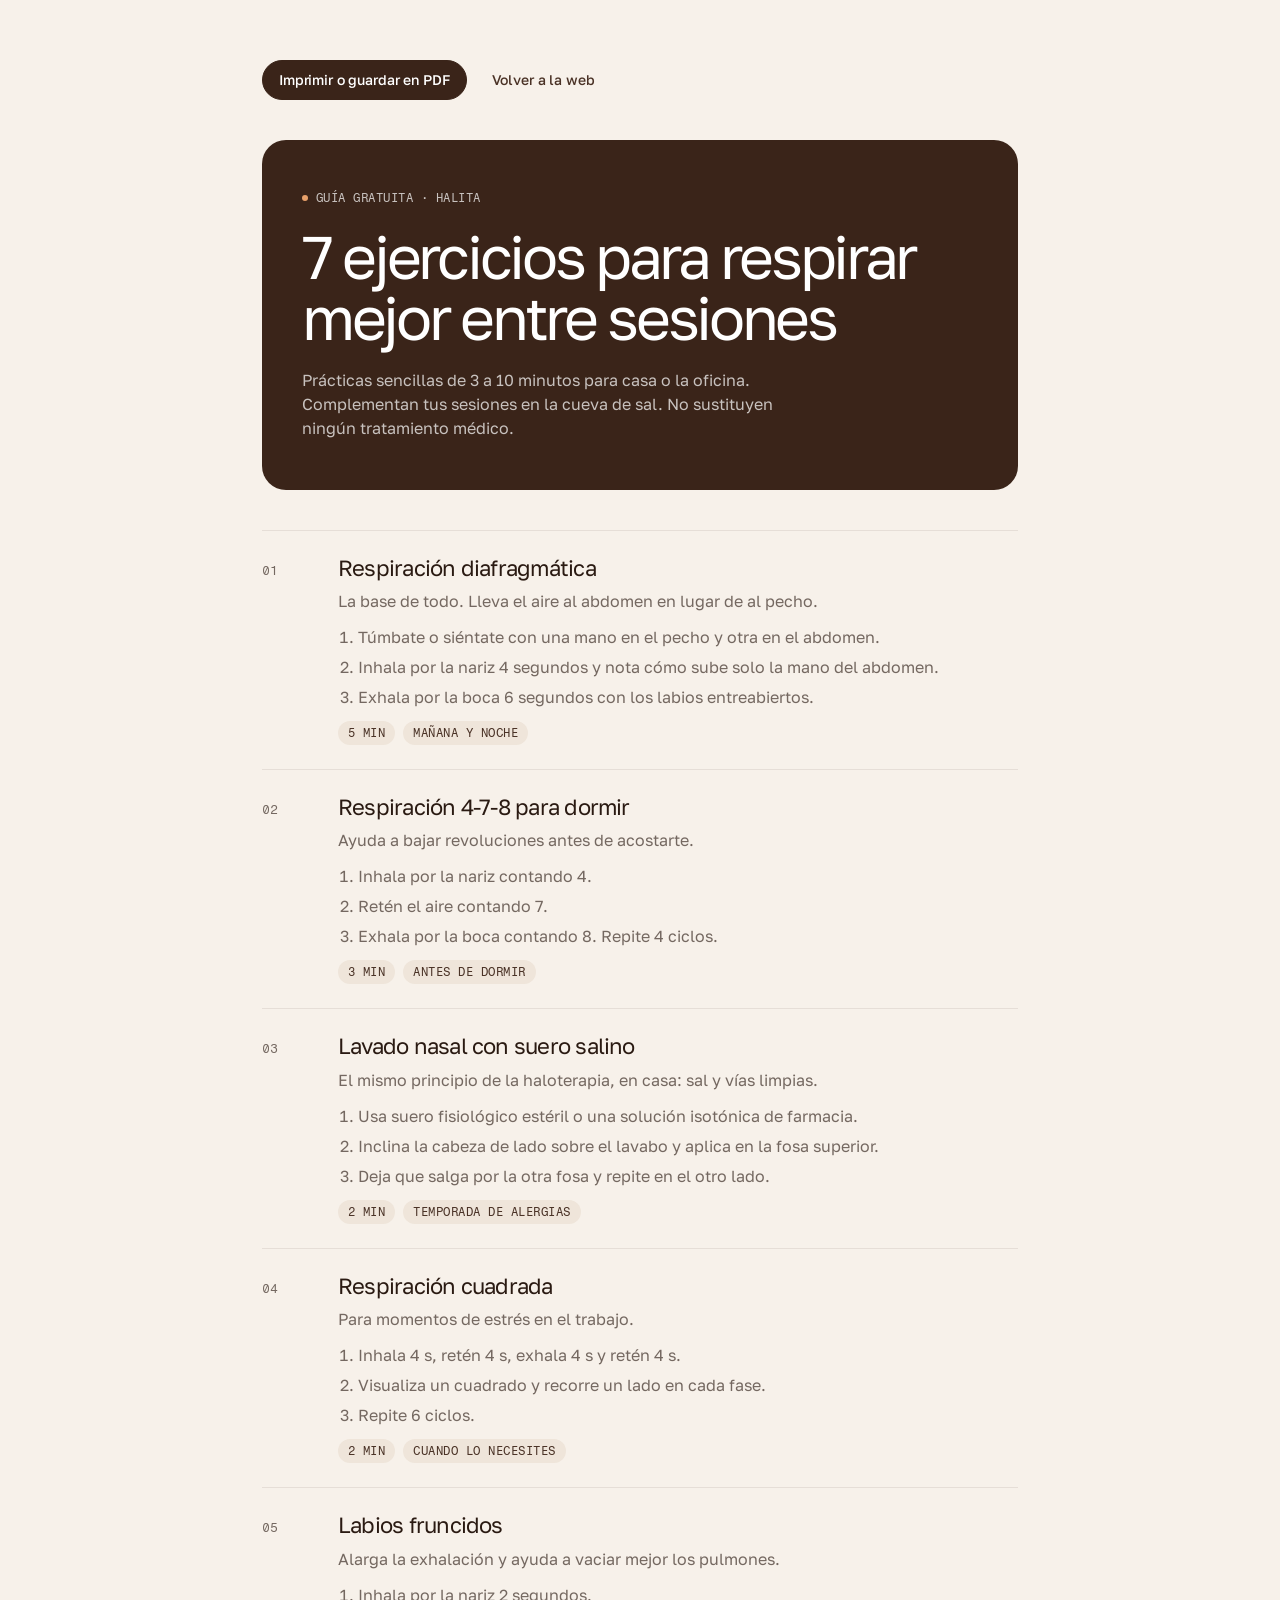
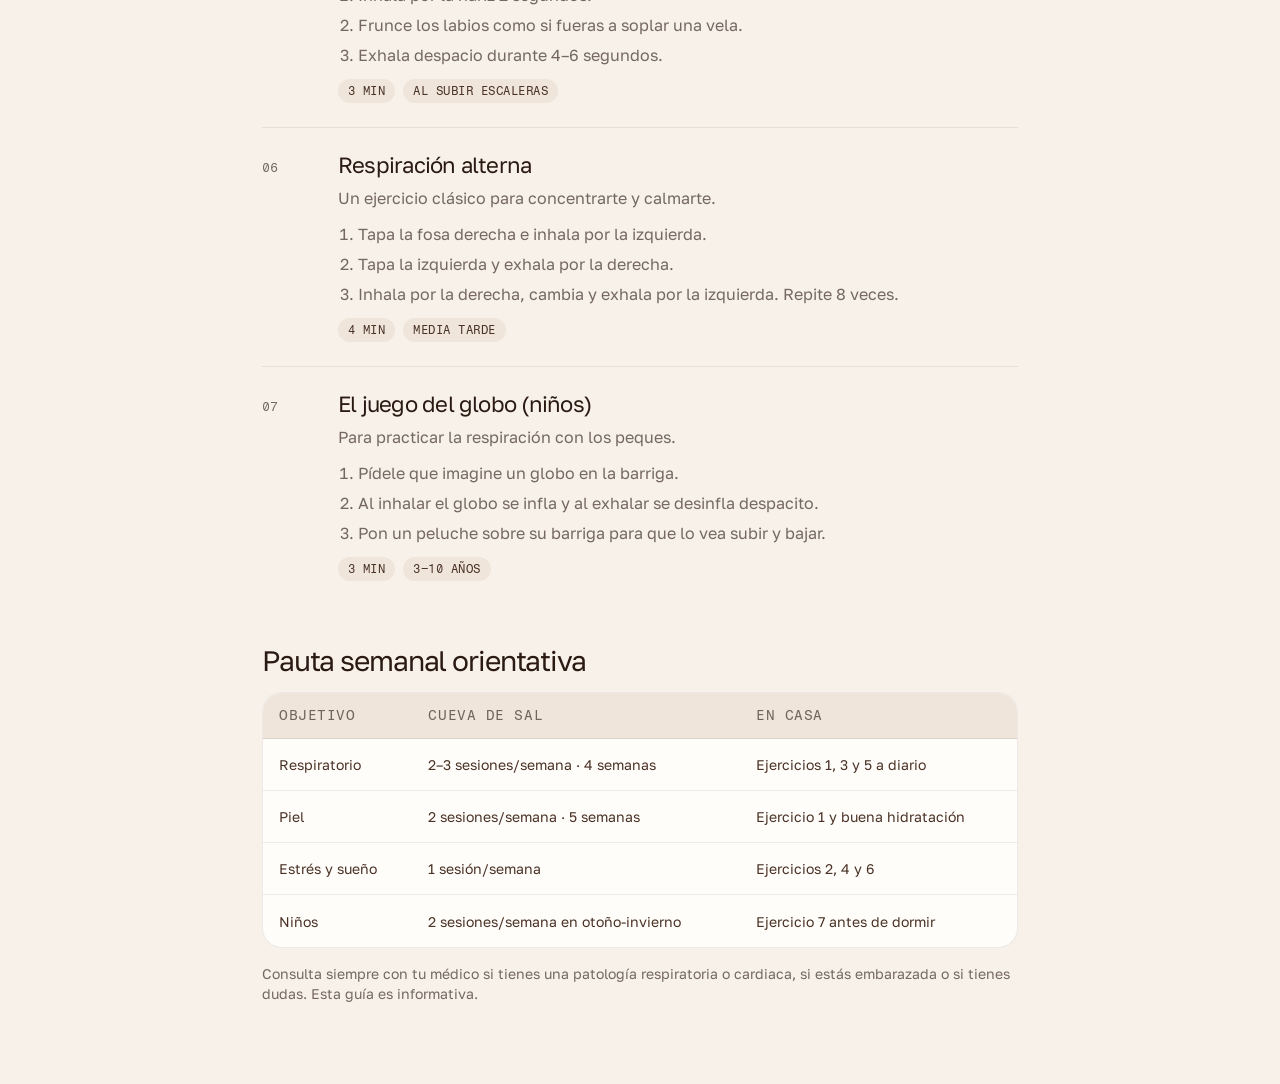
<file: guia-bienestar-respiratorio.html>
<!DOCTYPE html>
<html lang="es">
<head>
  <meta charset="UTF-8">
  <meta name="viewport" content="width=device-width, initial-scale=1.0">
  <title>Guía de bienestar respiratorio · Halita</title>
  <link rel="preconnect" href="https://fonts.googleapis.com">
  <link rel="preconnect" href="https://fonts.gstatic.com" crossorigin>
  <link href="https://fonts.googleapis.com/css2?family=Fragment+Mono&family=Golos+Text:wght@400;500;600&display=swap" rel="stylesheet">
  <link rel="stylesheet" href="css/tokens.css">
  <link rel="stylesheet" href="css/components.css">
  <style>
    body { background: var(--bg-canvas); }
    .guide { max-width: 820px; margin: 0 auto; padding: var(--sp-15) var(--gutter) var(--sp-20); display: grid; gap: var(--sp-10); }
    .guide__cover { background: var(--bg-inverse); color: var(--text-on-inverse); border-radius: var(--r-xl); padding: var(--sp-12) var(--sp-10); display: grid; gap: var(--sp-5); }
    .guide__cover .t-h1 { color: var(--text-on-inverse); }
    .guide__cover p { color: var(--text-on-inverse-muted); max-width: 52ch; }
    .ex { display: grid; grid-template-columns: 56px 1fr; gap: var(--sp-5); padding: var(--sp-6) 0; border-top: 1px solid var(--border-hairline); break-inside: avoid; }
    .ex__n { font-family: var(--font-mono); font-size: 13px; color: var(--text-muted); padding-top: 6px; }
    .ex h2 { margin-bottom: var(--sp-2); }
    .ex ol { list-style: decimal; padding-left: 20px; display: grid; gap: 6px; color: var(--text-muted); margin-top: var(--sp-3); }
    .meta { display: flex; gap: var(--sp-2); flex-wrap: wrap; margin-top: var(--sp-3); }
    .plan-table td, .plan-table th { font-size: 14px; }
    .actions { display: flex; gap: var(--sp-2); flex-wrap: wrap; }
    @media print { .actions { display: none; } body { background: #fff; } .guide { padding-top: 0; } }
  </style>
</head>
<body>
  <main class="guide">
    <div class="actions"><button class="btn btn--primary btn--sm" onclick="window.print()">Imprimir o guardar en PDF</button><a class="btn btn--ghost btn--sm" href="index.htm">Volver a la web</a></div>
    <header class="guide__cover">
      <span class="eyebrow" style="color:var(--text-on-inverse-muted)">Guía gratuita · Halita</span>
      <h1 class="t-h1">7 ejercicios para respirar mejor entre sesiones</h1>
      <p>Prácticas sencillas de 3 a 10 minutos para casa o la oficina. Complementan tus sesiones en la cueva de sal. No sustituyen ningún tratamiento médico.</p>
    </header>

    <section>
      <article class="ex"><span class="ex__n">01</span><div><h2 class="t-h4">Respiración diafragmática</h2><p class="t-muted">La base de todo. Lleva el aire al abdomen en lugar de al pecho.</p><ol><li>Túmbate o siéntate con una mano en el pecho y otra en el abdomen.</li><li>Inhala por la nariz 4 segundos y nota cómo sube solo la mano del abdomen.</li><li>Exhala por la boca 6 segundos con los labios entreabiertos.</li></ol><div class="meta"><span class="badge">5 min</span><span class="badge">Mañana y noche</span></div></div></article>
      <article class="ex"><span class="ex__n">02</span><div><h2 class="t-h4">Respiración 4-7-8 para dormir</h2><p class="t-muted">Ayuda a bajar revoluciones antes de acostarte.</p><ol><li>Inhala por la nariz contando 4.</li><li>Retén el aire contando 7.</li><li>Exhala por la boca contando 8. Repite 4 ciclos.</li></ol><div class="meta"><span class="badge">3 min</span><span class="badge">Antes de dormir</span></div></div></article>
      <article class="ex"><span class="ex__n">03</span><div><h2 class="t-h4">Lavado nasal con suero salino</h2><p class="t-muted">El mismo principio de la haloterapia, en casa: sal y vías limpias.</p><ol><li>Usa suero fisiológico estéril o una solución isotónica de farmacia.</li><li>Inclina la cabeza de lado sobre el lavabo y aplica en la fosa superior.</li><li>Deja que salga por la otra fosa y repite en el otro lado.</li></ol><div class="meta"><span class="badge">2 min</span><span class="badge">Temporada de alergias</span></div></div></article>
      <article class="ex"><span class="ex__n">04</span><div><h2 class="t-h4">Respiración cuadrada</h2><p class="t-muted">Para momentos de estrés en el trabajo.</p><ol><li>Inhala 4 s, retén 4 s, exhala 4 s y retén 4 s.</li><li>Visualiza un cuadrado y recorre un lado en cada fase.</li><li>Repite 6 ciclos.</li></ol><div class="meta"><span class="badge">2 min</span><span class="badge">Cuando lo necesites</span></div></div></article>
      <article class="ex"><span class="ex__n">05</span><div><h2 class="t-h4">Labios fruncidos</h2><p class="t-muted">Alarga la exhalación y ayuda a vaciar mejor los pulmones.</p><ol><li>Inhala por la nariz 2 segundos.</li><li>Frunce los labios como si fueras a soplar una vela.</li><li>Exhala despacio durante 4–6 segundos.</li></ol><div class="meta"><span class="badge">3 min</span><span class="badge">Al subir escaleras</span></div></div></article>
      <article class="ex"><span class="ex__n">06</span><div><h2 class="t-h4">Respiración alterna</h2><p class="t-muted">Un ejercicio clásico para concentrarte y calmarte.</p><ol><li>Tapa la fosa derecha e inhala por la izquierda.</li><li>Tapa la izquierda y exhala por la derecha.</li><li>Inhala por la derecha, cambia y exhala por la izquierda. Repite 8 veces.</li></ol><div class="meta"><span class="badge">4 min</span><span class="badge">Media tarde</span></div></div></article>
      <article class="ex"><span class="ex__n">07</span><div><h2 class="t-h4">El juego del globo (niños)</h2><p class="t-muted">Para practicar la respiración con los peques.</p><ol><li>Pídele que imagine un globo en la barriga.</li><li>Al inhalar el globo se infla y al exhalar se desinfla despacito.</li><li>Pon un peluche sobre su barriga para que lo vea subir y bajar.</li></ol><div class="meta"><span class="badge">3 min</span><span class="badge">3–10 años</span></div></div></article>
    </section>

    <section class="stack" style="gap:16px">
      <h2 class="t-h3">Pauta semanal orientativa</h2>
      <div class="table-wrap"><table class="table plan-table"><thead><tr><th>Objetivo</th><th>Cueva de sal</th><th>En casa</th></tr></thead><tbody>
        <tr><td>Respiratorio</td><td>2–3 sesiones/semana · 4 semanas</td><td>Ejercicios 1, 3 y 5 a diario</td></tr>
        <tr><td>Piel</td><td>2 sesiones/semana · 5 semanas</td><td>Ejercicio 1 y buena hidratación</td></tr>
        <tr><td>Estrés y sueño</td><td>1 sesión/semana</td><td>Ejercicios 2, 4 y 6</td></tr>
        <tr><td>Niños</td><td>2 sesiones/semana en otoño-invierno</td><td>Ejercicio 7 antes de dormir</td></tr>
      </tbody></table></div>
      <p class="t-small t-muted">Consulta siempre con tu médico si tienes una patología respiratoria o cardiaca, si estás embarazada o si tienes dudas. Esta guía es informativa.</p>
    </section>
  </main>
</body>
</html>
</file>
<file: css/tokens.css>
/* =========================================================
   Halita · Design tokens — documented in /Design.md
   Do not hardcode visual values elsewhere; extend here + Design.md.
   ========================================================= */
:root {
  /* ---- Color · surfaces ---- */
  --bg-canvas: #F7F1EA;
  --bg-surface: #FFFDFA;
  --bg-subtle: #EFE5DA;
  --bg-tint: #F3D9C4;
  --bg-inverse: #3A2419;
  --bg-inverse-deep: #24160F;
  --bg-inverse-raised: rgba(255, 255, 255, 0.08);
  --bg-scrim: rgba(36, 22, 15, 0.45);
  --bg-image-scrim: linear-gradient(180deg, rgba(36, 22, 15, 0) 35%, rgba(36, 22, 15, 0.72) 100%);

  /* ---- Color · text ---- */
  --text-strong: #2A1A12;
  --text-default: #4A3226;
  --text-muted: rgba(42, 26, 18, 0.64);
  --text-subtle: rgba(42, 26, 18, 0.46);
  --text-disabled: rgba(42, 26, 18, 0.30);
  --text-on-inverse: #FFFFFF;
  --text-on-inverse-muted: rgba(255, 255, 255, 0.72);

  /* ---- Color · borders ---- */
  --border-hairline: rgba(58, 36, 25, 0.09);
  --border-default: rgba(58, 36, 25, 0.16);
  --border-strong: #3A2419;
  --border-inverse: rgba(255, 255, 255, 0.12);

  /* ---- Color · accents & states ---- */
  --accent: #3A2419;
  --accent-hover: #24160F;
  --accent-link: #B5603A;
  --accent-highlight: #E8A06A;
  --rating: #D98B3A;
  --success: #5E7A5C;
  --success-bg: #EEF2EA;
  --success-border: #DCE5D6;
  --danger: #C8323F;
  --danger-bg: #FDF0F1;
  --focus-ring: 0 0 0 3px rgba(181, 96, 58, 0.35);

  /* Photo stand-in (only warm surface — represents photography) */
  --media-fallback: radial-gradient(120% 90% at 30% 20%, #F6C9A0 0%, #E59A6B 38%, #A9583A 70%, #4A2318 100%);

  /* ---- Typography ---- */
  --font-sans: "Golos Text", system-ui, -apple-system, "Segoe UI", sans-serif;
  --font-mono: "Fragment Mono", ui-monospace, "SFMono-Regular", Menlo, monospace;

  --fs-display: clamp(48px, 6.2vw, 90px);
  --fs-h1: clamp(40px, 4.7vw, 68px);
  --fs-h2: clamp(32px, 3.3vw, 48px);
  --fs-h3: clamp(24px, 2.2vw, 32px);
  --fs-h4: 22px;
  --fs-lead: clamp(17px, 1.4vw, 20px);
  --fs-body: 16px;
  --fs-small: 14px;
  --fs-micro: 12px;

  --lh-display: 0.98;
  --lh-h1: 1.01;
  --lh-h2: 1.04;
  --lh-h3: 1.1;
  --lh-h4: 1.2;
  --lh-lead: 1.45;
  --lh-body: 1.5;

  --ls-display: -0.06em;
  --ls-h1: -0.055em;
  --ls-h2: -0.045em;
  --ls-h3: -0.04em;
  --ls-h4: -0.035em;
  --ls-tight: -0.01em;
  --ls-micro: 0.04em;

  --fw-regular: 400;
  --fw-medium: 500;
  --fw-semibold: 600;

  /* ---- Spacing (4px base) ---- */
  --sp-1: 4px;
  --sp-1-5: 6px;
  --sp-2: 8px;
  --sp-2-5: 10px;
  --sp-3: 12px;
  --sp-4: 16px;
  --sp-5: 20px;
  --sp-6: 24px;
  --sp-8: 32px;
  --sp-10: 40px;
  --sp-12: 50px;
  --sp-15: 60px;
  --sp-20: 80px;
  --sp-30: 120px;

  --section-py: var(--sp-30);
  --gutter: var(--sp-8);
  --card-p: var(--sp-6);
  --head-gap: var(--sp-12);
  --grid-gap: var(--sp-5);

  /* ---- Layout ---- */
  --container-max: 1440px;
  --header-h: 64px;
  --header-offset: 96px; /* header + inset, updated by JS */
  --tabbar-h: 64px;
  --modal-w: 560px;
  --modal-w-lg: 880px;
  --drawer-w: 440px;
  --btn-h: 48px;
  --btn-h-sm: 40px;
  --input-h: 48px;
  --measure: 62ch;

  /* ---- Radius ---- */
  --r-xs: 8px;
  --r-sm: 14px;
  --r-md: 16px;
  --r-lg: 20px;
  --r-xl: 24px;
  --r-pill: 30px;

  /* ---- Shadows (navy-tinted, from reference) ---- */
  --shadow-1: 0 0.6px 0.6px -1.25px rgba(58, 36, 25, 0.02), 0 2.29px 2.29px -2.5px rgba(58, 36, 25, 0.02), 0 10px 10px -3.75px rgba(58, 36, 25, 0.01);
  --shadow-2: 0 0.6px 0.6px -1.25px rgba(58, 36, 25, 0.04), 0 2.29px 2.29px -2.5px rgba(58, 36, 25, 0.04), 0 10px 10px -3.75px rgba(58, 36, 25, 0.02);
  --shadow-3: 0 0.6px 0.6px -1.25px rgba(58, 36, 25, 0.06), 0 2.29px 2.29px -2.5px rgba(58, 36, 25, 0.05), 0 10px 10px -3.75px rgba(58, 36, 25, 0.02), 0 18px 32px -16px rgba(58, 36, 25, 0.12);
  --shadow-pop: 0 0.6px 1.57px -1.5px rgba(0, 0, 0, 0.17), 0 2.29px 5.95px -3px rgba(0, 0, 0, 0.14), 0 10px 26px -4.5px rgba(0, 0, 0, 0.02);
  --shadow-modal: 0 24px 64px -12px rgba(36, 22, 15, 0.28);

  /* ---- Motion ---- */
  --ease-out: cubic-bezier(0.22, 1, 0.36, 1);
  --ease-in-out: cubic-bezier(0.65, 0, 0.35, 1);
  --dur-fast: 160ms;
  --dur-base: 280ms;
  --dur-slow: 520ms;

  /* ---- Z-index ---- */
  --z-content: 1;
  --z-sticky: 20;
  --z-header: 40;
  --z-tabbar: 45;
  --z-fab: 50;
  --z-modal: 60;
  --z-toast: 70;
}

@media (max-width: 1199px) {
  :root {
    --section-py: var(--sp-20);
    --gutter: var(--sp-6);
    --head-gap: var(--sp-10);
  }
}

@media (max-width: 809px) {
  :root {
    --section-py: var(--sp-15);
    --gutter: var(--sp-4);
    --card-p: var(--sp-5);
    --head-gap: var(--sp-8);
    --grid-gap: var(--sp-4);
    --header-h: 56px;
    --fs-h4: 20px;
  }
}
</file>
<file: css/components.css>
/* =========================================================
   Halita · Reusable components (consume tokens.css only)
   ========================================================= */

/* ---------- Base ---------- */
*, *::before, *::after { box-sizing: border-box; }
html { -webkit-text-size-adjust: 100%; text-size-adjust: 100%; scroll-behavior: auto; }
body {
  margin: 0;
  font-family: var(--font-sans);
  font-size: var(--fs-body);
  line-height: var(--lh-body);
  color: var(--text-default);
  background: var(--bg-canvas);
  -webkit-font-smoothing: antialiased;
  text-rendering: optimizeLegibility;
}
img, svg, video { display: block; max-width: 100%; }
button, input, select, textarea { font: inherit; color: inherit; }
button { cursor: pointer; background: none; border: 0; padding: 0; }
a { color: inherit; text-decoration: none; }
h1, h2, h3, h4, p, ul, ol, figure, blockquote, dl, dd { margin: 0; }
h1, h2, h3, h4, h5, h6 { font-weight: var(--fw-regular); font-size: inherit; }
b, strong { font-weight: var(--fw-medium); }
ul, ol { padding: 0; list-style: none; }
:focus-visible { outline: none; box-shadow: var(--focus-ring); border-radius: var(--r-xs); }
::selection { background: var(--bg-tint); color: var(--text-strong); }
[hidden] { display: none !important; }
.sr-only { position: absolute; width: 1px; height: 1px; padding: 0; margin: -1px; overflow: hidden; clip: rect(0 0 0 0); white-space: nowrap; border: 0; }

/* ---------- Typography ---------- */
.t-display { font-size: var(--fs-display); line-height: var(--lh-display); letter-spacing: var(--ls-display); font-weight: var(--fw-regular); color: var(--text-strong); }
.t-h1 { font-size: var(--fs-h1); line-height: var(--lh-h1); letter-spacing: var(--ls-h1); font-weight: var(--fw-regular); color: var(--text-strong); }
.t-h2 { font-size: var(--fs-h2); line-height: var(--lh-h2); letter-spacing: var(--ls-h2); font-weight: var(--fw-regular); color: var(--text-strong); }
.t-h3 { font-size: var(--fs-h3); line-height: var(--lh-h3); letter-spacing: var(--ls-h3); font-weight: var(--fw-regular); color: var(--text-strong); }
.t-h4 { font-size: var(--fs-h4); line-height: var(--lh-h4); letter-spacing: var(--ls-h4); font-weight: var(--fw-regular); color: var(--text-strong); }
.t-lead { font-size: var(--fs-lead); line-height: var(--lh-lead); letter-spacing: var(--ls-tight); color: var(--text-muted); max-width: var(--measure); }
.t-body { font-size: var(--fs-body); line-height: var(--lh-body); }
.t-small { font-size: var(--fs-small); line-height: 1.45; }
.t-muted { color: var(--text-muted); }
.t-strong { color: var(--text-strong); }
.t-num { font-weight: var(--fw-medium); letter-spacing: -0.04em; font-variant-numeric: tabular-nums; }
.eyebrow {
  display: inline-flex; align-items: center; gap: var(--sp-2);
  font-family: var(--font-mono); font-size: var(--fs-micro); line-height: 1.35;
  letter-spacing: var(--ls-micro); text-transform: uppercase; color: var(--text-muted);
}
.eyebrow::before { content: ""; width: 6px; height: 6px; border-radius: 50%; background: var(--accent-highlight); }
.link { color: var(--accent-link); text-decoration: underline; text-underline-offset: 3px; }
.on-inverse { color: var(--text-on-inverse); }
.on-inverse .t-display, .on-inverse .t-h1, .on-inverse .t-h2, .on-inverse .t-h3, .on-inverse .t-h4 { color: var(--text-on-inverse); }
.on-inverse .t-lead, .on-inverse .t-muted, .on-inverse .eyebrow { color: var(--text-on-inverse-muted); }

/* ---------- Layout ---------- */
.container { width: 100%; max-width: var(--container-max); margin-inline: auto; padding-inline: var(--gutter); }
.section { padding-block: var(--section-py); position: relative; }
.section-head { display: grid; gap: var(--sp-4); margin-bottom: var(--head-gap); max-width: 760px; }
.section-head--split { max-width: none; grid-template-columns: 1fr auto; align-items: end; column-gap: var(--sp-10); }
.section-head--center { margin-inline: auto; text-align: center; justify-items: center; }
.full-bleed { width: 100%; }
.stack { display: grid; gap: var(--sp-4); }
.row { display: flex; align-items: center; gap: var(--sp-3); flex-wrap: wrap; }
@media (max-width: 809px) { .section-head--split { grid-template-columns: 1fr; row-gap: var(--sp-5); } }

/* ---------- Icons ---------- */
.icon { width: 20px; height: 20px; flex: none; stroke: currentColor; fill: none; stroke-width: 1.6; stroke-linecap: round; stroke-linejoin: round; }
.icon--sm { width: 16px; height: 16px; }
.icon--lg { width: 24px; height: 24px; }
.icon--fill { fill: currentColor; stroke: none; }

/* ---------- Buttons ---------- */
.btn {
  --_bg: var(--bg-surface); --_fg: var(--text-strong); --_bd: var(--border-default);
  position: relative; display: inline-flex; align-items: center; justify-content: center; gap: var(--sp-2);
  height: var(--btn-h); padding: 13px 22px; border-radius: var(--r-pill);
  background: var(--_bg); color: var(--_fg); border: 1px solid var(--_bd);
  font-size: 15px; font-weight: var(--fw-medium); letter-spacing: var(--ls-tight); line-height: 1;
  white-space: nowrap; -webkit-user-select: none; user-select: none;
  transition: background-color var(--dur-fast) var(--ease-out), border-color var(--dur-fast) var(--ease-out), color var(--dur-fast) var(--ease-out), box-shadow var(--dur-fast) var(--ease-out);
}
.btn .icon { width: 18px; height: 18px; }
.btn--primary { --_bg: var(--accent); --_fg: var(--text-on-inverse); --_bd: var(--accent); }
.btn--secondary { --_bg: var(--bg-surface); --_fg: var(--text-strong); --_bd: var(--border-default); }
.btn--ghost { --_bg: transparent; --_fg: var(--text-default); --_bd: transparent; }
.btn--light { --_bg: var(--bg-surface); --_fg: var(--text-strong); --_bd: transparent; box-shadow: var(--shadow-pop); }
.btn--outline-inverse { --_bg: transparent; --_fg: var(--text-on-inverse); --_bd: rgba(255, 255, 255, 0.4); }
.btn--sm { height: var(--btn-h-sm); padding: 10px 16px; font-size: 14px; }
.btn--block { width: 100%; }
.btn--icon { width: 44px; height: 44px; padding: 0; }
.btn--icon.btn--sm { width: 40px; height: 40px; }
@media (hover: hover) {
  .btn--primary:hover { --_bg: var(--accent-hover); --_bd: var(--accent-hover); }
  .btn--secondary:hover { --_bd: var(--border-strong); }
  .btn--ghost:hover { --_bg: var(--bg-subtle); }
  .btn--light:hover { --_bg: var(--bg-subtle); }
  .btn--outline-inverse:hover { --_bg: var(--bg-inverse-raised); --_bd: var(--text-on-inverse); }
}
.btn:disabled, .btn[aria-disabled="true"] { opacity: 0.45; cursor: not-allowed; pointer-events: none; }
.btn[aria-busy="true"] { color: transparent; pointer-events: none; }
.btn[aria-busy="true"]::after { content: ""; position: absolute; width: 16px; height: 16px; border-radius: 50%; border: 2px solid var(--_fg); border-right-color: transparent; animation: spin 0.8s linear infinite; }
@keyframes spin { to { transform: rotate(360deg); } }
.spinner { width: 16px; height: 16px; border-radius: 50%; border: 2px solid currentColor; border-right-color: transparent; animation: spin 0.8s linear infinite; }

/* ---------- Badges & chips ---------- */
.badge {
  display: inline-flex; align-items: center; gap: var(--sp-1-5); height: 24px; padding: 0 10px; border-radius: var(--r-pill);
  font-family: var(--font-mono); font-size: var(--fs-micro); letter-spacing: var(--ls-micro); text-transform: uppercase; white-space: nowrap;
  background: var(--bg-subtle); color: var(--text-default);
}
.badge--highlight { background: var(--accent-highlight); color: var(--text-strong); }
.badge--success { background: var(--success-bg); color: var(--success); }
.badge--danger { background: var(--danger-bg); color: var(--danger); }
.badge--inverse { background: var(--bg-inverse-raised); color: var(--text-on-inverse); border: 1px solid var(--border-inverse); }
.badge--outline { background: var(--bg-surface); border: 1px solid var(--border-default); }

.chips { display: flex; gap: var(--sp-2); flex-wrap: wrap; }
.chip {
  display: inline-flex; align-items: center; gap: var(--sp-1-5); height: 36px; padding: 0 14px; border-radius: var(--r-pill);
  border: 1px solid var(--border-default); background: var(--bg-surface); color: var(--text-default); font-size: var(--fs-small); white-space: nowrap;
  transition: background-color var(--dur-fast) var(--ease-out), color var(--dur-fast) var(--ease-out), border-color var(--dur-fast) var(--ease-out);
}
@media (hover: hover) { .chip:hover { border-color: var(--border-strong); } }
.chip[aria-pressed="true"], .chip[aria-selected="true"] { background: var(--accent); color: var(--text-on-inverse); border-color: var(--accent); }
.chip__count { font-family: var(--font-mono); font-size: 11px; opacity: 0.7; }

/* ---------- Cards ---------- */
.card {
  position: relative; background: var(--bg-surface); border: 1px solid var(--border-hairline); border-radius: var(--r-lg);
  box-shadow: var(--shadow-2); padding: var(--card-p);
  transition: box-shadow var(--dur-fast) var(--ease-out), border-color var(--dur-fast) var(--ease-out);
}
.card--flat { box-shadow: none; }
.card--subtle { background: var(--bg-subtle); border-color: transparent; box-shadow: none; }
.card--inverse { background: var(--bg-inverse-raised); border-color: var(--border-inverse); box-shadow: none; color: var(--text-on-inverse); }
.card--interactive { cursor: pointer; }
@media (hover: hover) { .card--interactive:hover { box-shadow: var(--shadow-3); } }

/* ---------- Media ---------- */
.media { position: relative; overflow: hidden; border-radius: var(--r-lg); background: var(--media-fallback); isolation: isolate; }
.media > img, .media > video { width: 100%; height: 100%; object-fit: cover; }
.media.is-empty > img { visibility: hidden; }
.media.is-empty::after {
  content: attr(data-slot); position: absolute; left: var(--sp-3); bottom: var(--sp-3);
  font-family: var(--font-mono); font-size: 11px; letter-spacing: var(--ls-micro); text-transform: uppercase;
  color: rgba(255, 255, 255, 0.78); padding: 4px 8px; border-radius: var(--r-xs); background: rgba(36, 22, 15, 0.25);
}
.media--scrim::before { content: ""; position: absolute; inset: 0; background: var(--bg-image-scrim); z-index: 1; pointer-events: none; }

/* ---------- Forms ---------- */
.form { display: grid; gap: var(--sp-4); }
.form-row { display: grid; grid-template-columns: 1fr 1fr; gap: var(--sp-4); }
@media (max-width: 599px) { .form-row { grid-template-columns: 1fr; } }
.field { display: grid; gap: var(--sp-1-5); }
.field__label { font-size: var(--fs-small); font-weight: var(--fw-medium); color: var(--text-strong); display: flex; justify-content: space-between; gap: var(--sp-2); }
.field__label .opt { font-weight: var(--fw-regular); color: var(--text-subtle); }
.field__control { position: relative; }
.input, .select, .textarea {
  width: 100%; height: var(--input-h); padding: 13px 16px; border-radius: var(--r-sm);
  background: var(--bg-subtle); border: 1px solid transparent; color: var(--text-strong); font-size: 15px;
  transition: background-color var(--dur-fast) var(--ease-out), border-color var(--dur-fast) var(--ease-out), box-shadow var(--dur-fast) var(--ease-out);
  appearance: none; -webkit-appearance: none;
}
.textarea { height: auto; min-height: 112px; resize: vertical; line-height: 1.45; }
.select { padding-right: 40px; background-image: url("data:image/svg+xml,%3Csvg xmlns='http://www.w3.org/2000/svg' width='16' height='16' fill='none' stroke='%233A2419' stroke-width='1.6' stroke-linecap='round' stroke-linejoin='round'%3E%3Cpath d='m4 6 4 4 4-4'/%3E%3C/svg%3E"); background-repeat: no-repeat; background-position: right 16px center; }
.input::placeholder, .textarea::placeholder { color: var(--text-subtle); }
@media (hover: hover) { .input:hover, .select:hover, .textarea:hover { border-color: var(--border-default); } }
.input:focus, .select:focus, .textarea:focus { outline: none; background-color: var(--bg-surface); border-color: var(--border-strong); box-shadow: var(--focus-ring); }
.input:disabled, .select:disabled { color: var(--text-disabled); cursor: not-allowed; }
.field__help { font-size: 13px; color: var(--text-muted); }
.field__error { font-size: 13px; color: var(--danger); display: none; align-items: center; gap: var(--sp-1); }
.field.is-invalid .input, .field.is-invalid .select, .field.is-invalid .textarea { border-color: var(--danger); background-color: var(--bg-surface); }
.field.is-invalid .field__error { display: flex; }
.field.is-valid .field__control::after {
  content: ""; position: absolute; right: 14px; top: 50%; width: 16px; height: 16px; margin-top: -8px;
  background: url("data:image/svg+xml,%3Csvg xmlns='http://www.w3.org/2000/svg' width='16' height='16' fill='none' stroke='%235E7A5C' stroke-width='2' stroke-linecap='round' stroke-linejoin='round'%3E%3Cpath d='m3.5 8.5 3 3 6-7'/%3E%3C/svg%3E") no-repeat center;
}
.field.is-valid .select ~ ::after, .field.is-valid:has(.select) .field__control::after { display: none; }

.check { display: flex; gap: var(--sp-3); align-items: flex-start; font-size: var(--fs-small); color: var(--text-muted); cursor: pointer; }
.check input { appearance: none; -webkit-appearance: none; flex: none; width: 20px; height: 20px; margin: 1px 0 0; border-radius: 6px; border: 1px solid var(--border-default); background: var(--bg-surface); display: grid; place-items: center; transition: background-color var(--dur-fast), border-color var(--dur-fast); cursor: pointer; }
.check input[type="radio"] { border-radius: 50%; }
.check input:checked { background: var(--accent); border-color: var(--accent); }
.check input:checked::after { content: ""; width: 10px; height: 6px; border: 2px solid #fff; border-top: 0; border-right: 0; transform: translateY(-1px) rotate(-45deg); }
.check input[type="radio"]:checked::after { width: 8px; height: 8px; border: 0; border-radius: 50%; background: #fff; transform: none; }
.check.is-invalid input { border-color: var(--danger); }
.check a { color: var(--accent-link); text-decoration: underline; }

.switch { position: relative; display: inline-flex; width: 44px; height: 26px; flex: none; }
.switch input { appearance: none; -webkit-appearance: none; margin: 0; width: 100%; height: 100%; border-radius: var(--r-pill); background: var(--border-default); cursor: pointer; transition: background-color var(--dur-fast) var(--ease-out); }
.switch input::after { content: ""; position: absolute; left: 3px; top: 3px; width: 20px; height: 20px; border-radius: 50%; background: #fff; box-shadow: var(--shadow-pop); transition: transform var(--dur-base) var(--ease-out); }
.switch input:checked { background: var(--accent); }
.switch input:checked::after { transform: translateX(18px); }

/* Selectable choice cards */
.choices { display: grid; gap: var(--sp-2-5); }
.choices--3 { grid-template-columns: repeat(3, 1fr); }
@media (max-width: 599px) { .choices--3 { grid-template-columns: 1fr; } }
.choice {
  position: relative; display: grid; gap: var(--sp-1); text-align: left; padding: var(--sp-4); border-radius: var(--r-md);
  background: var(--bg-surface); border: 1px solid var(--border-default); cursor: pointer;
  transition: border-color var(--dur-fast) var(--ease-out), background-color var(--dur-fast) var(--ease-out), box-shadow var(--dur-fast);
}
@media (hover: hover) { .choice:hover { border-color: var(--border-strong); } }
.choice[aria-checked="true"] { border-color: var(--border-strong); background: color-mix(in srgb, var(--bg-tint) 30%, var(--bg-surface)); box-shadow: inset 0 0 0 1px var(--border-strong); }
.choice__title { font-weight: var(--fw-medium); color: var(--text-strong); display: flex; align-items: center; justify-content: space-between; gap: var(--sp-2); }
.choice__meta { font-size: 13px; color: var(--text-muted); }
.choice__tick { width: 20px; height: 20px; border-radius: 50%; border: 1px solid var(--border-default); display: grid; place-items: center; flex: none; }
.choice[aria-checked="true"] .choice__tick { background: var(--accent); border-color: var(--accent); color: #fff; }
.choice[aria-checked="true"] .choice__tick::after { content: ""; width: 9px; height: 5px; border: 2px solid currentColor; border-top: 0; border-right: 0; transform: translateY(-1px) rotate(-45deg); }
.choice.is-disabled { opacity: 0.45; pointer-events: none; }

/* Quantity stepper */
.qty { display: inline-flex; align-items: center; gap: var(--sp-3); }
.qty__btn { width: 36px; height: 36px; border-radius: 50%; border: 1px solid var(--border-default); display: grid; place-items: center; color: var(--text-strong); background: var(--bg-surface); }
.qty__btn:disabled { opacity: 0.35; cursor: not-allowed; }
.qty__val { min-width: 20px; text-align: center; font-weight: var(--fw-medium); font-variant-numeric: tabular-nums; }

/* ---------- Tabs ---------- */
.tabs {
  position: relative; display: inline-flex; gap: var(--sp-1); padding: var(--sp-1); border-radius: var(--r-pill);
  background: var(--bg-subtle); max-width: 100%; overflow-x: auto; scrollbar-width: none; scroll-snap-type: x mandatory;
}
.tabs::-webkit-scrollbar { display: none; }
.tabs__indicator { position: absolute; top: var(--sp-1); left: 0; height: calc(100% - 8px); border-radius: var(--r-pill); background: var(--bg-surface); box-shadow: var(--shadow-2); z-index: 0; pointer-events: none; }
.tab {
  position: relative; z-index: 1; display: inline-flex; align-items: center; gap: var(--sp-2); height: 40px; padding: 0 18px; border-radius: var(--r-pill);
  font-size: 15px; color: var(--text-muted); white-space: nowrap; scroll-snap-align: start; transition: color var(--dur-fast) var(--ease-out);
}
.tab .icon { width: 18px; height: 18px; }
.tab[aria-selected="true"] { color: var(--text-strong); }
.tabs--block { display: flex; }
.tabs--block .tab { flex: 1; justify-content: center; }
.tabs--inverse { background: var(--bg-inverse-raised); }
.tabs--inverse .tab { color: var(--text-on-inverse-muted); }
.tabs--inverse .tab[aria-selected="true"] { color: var(--text-strong); }

.subtabs { display: flex; gap: var(--sp-6); border-bottom: 1px solid var(--border-hairline); position: relative; overflow-x: auto; scrollbar-width: none; }
.subtabs::-webkit-scrollbar { display: none; }
.subtab { position: relative; padding: 10px 0 12px; font-size: var(--fs-small); color: var(--text-muted); white-space: nowrap; }
.subtab[aria-selected="true"] { color: var(--text-strong); }
.subtab[aria-selected="true"]::after { content: ""; position: absolute; left: 0; right: 0; bottom: -1px; height: 2px; background: var(--accent); border-radius: 2px; }

/* ---------- Table ---------- */
.table-wrap { border: 1px solid var(--border-hairline); border-radius: var(--r-lg); overflow: hidden; background: var(--bg-surface); }
.table { width: 100%; border-collapse: collapse; font-size: var(--fs-small); }
.table th { background: var(--bg-subtle); font-family: var(--font-mono); font-weight: var(--fw-regular); font-size: 12px; letter-spacing: var(--ls-micro); text-transform: uppercase; color: var(--text-muted); text-align: left; padding: 12px 16px; }
.table td { padding: 14px 16px; border-top: 1px solid var(--border-hairline); color: var(--text-default); vertical-align: middle; height: 52px; }
.table .num { text-align: right; font-variant-numeric: tabular-nums; }
.table .center { text-align: center; }
.table tbody tr { transition: background-color var(--dur-fast); }
@media (hover: hover) { .table tbody tr:hover { background: color-mix(in srgb, var(--bg-subtle) 50%, transparent); } }
.table .is-highlight { background: color-mix(in srgb, var(--bg-tint) 22%, transparent); }
@media (max-width: 809px) {
  .table--stack thead { display: none; }
  .table--stack, .table--stack tbody, .table--stack tr, .table--stack td { display: block; width: 100%; }
  .table--stack tr { border-top: 1px solid var(--border-hairline); padding: var(--sp-3) var(--sp-4); }
  .table--stack tr:first-child { border-top: 0; }
  .table--stack td { border: 0; padding: 4px 0; height: auto; display: flex; justify-content: space-between; gap: var(--sp-4); text-align: right; }
  .table--stack td::before { content: attr(data-label); color: var(--text-muted); text-align: left; }
  .table--stack td.num, .table--stack td.center { text-align: right; }
}

/* ---------- Accordion ---------- */
.acc { border-top: 1px solid var(--border-hairline); }
.acc__item { border-bottom: 1px solid var(--border-hairline); }
.acc__trigger { width: 100%; display: flex; align-items: center; justify-content: space-between; gap: var(--sp-4); min-height: 64px; padding: var(--sp-4) 0; text-align: left; font-size: 18px; letter-spacing: -0.02em; color: var(--text-strong); }
.acc__icon { width: 32px; height: 32px; border-radius: 50%; display: grid; place-items: center; background: var(--bg-subtle); flex: none; transition: transform var(--dur-base) var(--ease-out), background-color var(--dur-fast); }
.acc__trigger[aria-expanded="true"] .acc__icon { transform: rotate(45deg); background: var(--accent); color: #fff; }
.acc__panel { overflow: hidden; }
.acc__panel[hidden] { display: none; }
.acc__body { padding: 0 48px var(--sp-6) 0; color: var(--text-muted); max-width: var(--measure); }
.acc__body p + p { margin-top: var(--sp-3); }

/* ---------- Stars / avatar ---------- */
.stars { display: inline-flex; gap: 2px; color: var(--rating); }
.stars .icon { width: 16px; height: 16px; }
.avatar { width: 40px; height: 40px; border-radius: 50%; display: grid; place-items: center; background: var(--bg-tint); color: var(--text-strong); font-size: 14px; font-weight: var(--fw-medium); flex: none; }

/* ---------- Modal / Bottom sheet ---------- */
.modal { position: fixed; inset: 0; z-index: var(--z-modal); display: grid; place-items: center; padding: var(--sp-6); }
.modal[hidden] { display: none; }
.modal__backdrop { position: absolute; inset: 0; background: var(--bg-scrim); -webkit-backdrop-filter: blur(2px); backdrop-filter: blur(2px); }
.modal__panel {
  position: relative; width: 100%; max-width: var(--modal-w); max-height: min(860px, calc(100dvh - 48px));
  display: flex; flex-direction: column; background: var(--bg-surface); border-radius: var(--r-xl); box-shadow: var(--shadow-modal); overflow: hidden;
}
.modal--lg .modal__panel { max-width: var(--modal-w-lg); }
.modal--media .modal__panel { max-width: min(1200px, 100%); background: var(--bg-inverse-deep); color: var(--text-on-inverse); }
.modal__handle { display: none; }
.modal__head { display: flex; align-items: center; justify-content: space-between; gap: var(--sp-4); min-height: 64px; padding: var(--sp-3) var(--sp-4) var(--sp-3) var(--sp-6); border-bottom: 1px solid var(--border-hairline); flex: none; }
.modal__title { font-size: 20px; letter-spacing: -0.03em; color: var(--text-strong); }
.modal__body { padding: var(--sp-6); overflow-y: auto; overscroll-behavior: contain; flex: 1; }
.modal__foot { display: flex; align-items: center; justify-content: space-between; gap: var(--sp-4); min-height: 72px; padding: var(--sp-3) var(--sp-6); border-top: 1px solid var(--border-hairline); flex: none; background: var(--bg-surface); }
.modal__foot-actions { display: flex; gap: var(--sp-2); margin-left: auto; }
.close-btn { width: 40px; height: 40px; border-radius: 50%; display: grid; place-items: center; color: var(--text-strong); transition: background-color var(--dur-fast); }
@media (hover: hover) { .close-btn:hover { background: var(--bg-subtle); } }

@media (max-width: 809px) {
  .modal { padding: 0; place-items: end stretch; }
  .modal__panel, .modal--lg .modal__panel { max-width: none; max-height: 92dvh; border-radius: var(--r-xl) var(--r-xl) 0 0; }
  .modal__handle { display: block; position: absolute; top: 8px; left: 50%; width: 36px; height: 4px; margin-left: -18px; border-radius: 4px; background: var(--border-default); z-index: 2; }
  .modal__head { padding: var(--sp-5) var(--sp-3) var(--sp-2) var(--sp-5); min-height: 60px; touch-action: none; }
  .modal__body { padding: var(--sp-5); }
  .modal__foot { padding: var(--sp-3) var(--sp-5) calc(var(--sp-3) + env(safe-area-inset-bottom)); }
  .modal--media .modal__panel { height: 100dvh; max-height: none; border-radius: 0; }
}

/* ---------- Drawer ---------- */
.drawer { position: fixed; inset: 0; z-index: var(--z-modal); }
.drawer[hidden] { display: none; }
.drawer .modal__panel { position: absolute; right: 0; top: 0; bottom: 0; width: min(var(--drawer-w), 100%); max-width: none; max-height: none; border-radius: var(--r-xl) 0 0 var(--r-xl); }
@media (max-width: 809px) {
  .drawer .modal__panel { top: auto; width: 100%; max-height: 92dvh; border-radius: var(--r-xl) var(--r-xl) 0 0; }
}

/* ---------- Steps (multi-step progress) ---------- */
.steps { display: flex; align-items: center; gap: var(--sp-2); }
.steps__item { display: flex; align-items: center; gap: var(--sp-2); font-size: 13px; color: var(--text-subtle); }
.steps__dot { width: 24px; height: 24px; border-radius: 50%; display: grid; place-items: center; font-size: 12px; font-weight: var(--fw-medium); border: 1px solid var(--border-default); color: var(--text-muted); background: var(--bg-surface); transition: background-color var(--dur-base), color var(--dur-base), border-color var(--dur-base); }
.steps__item.is-active { color: var(--text-strong); }
.steps__item.is-active .steps__dot { background: var(--accent); border-color: var(--accent); color: #fff; }
.steps__item.is-done .steps__dot { background: var(--bg-tint); border-color: transparent; color: var(--text-strong); }
.steps__sep { width: 24px; height: 1px; background: var(--border-default); }
.progress { height: 4px; border-radius: 4px; background: var(--bg-subtle); overflow: hidden; }
.progress__bar { height: 100%; background: var(--accent); border-radius: inherit; transition: width var(--dur-base) var(--ease-out); }

/* ---------- Calendar & slots ---------- */
.cal { display: grid; gap: var(--sp-3); }
.cal__head { display: flex; align-items: center; justify-content: space-between; }
.cal__month { font-weight: var(--fw-medium); color: var(--text-strong); }
.cal__grid { display: grid; grid-template-columns: repeat(7, 1fr); gap: 4px; }
.cal__dow { font-family: var(--font-mono); font-size: 11px; letter-spacing: var(--ls-micro); text-transform: uppercase; color: var(--text-subtle); text-align: center; padding-bottom: 4px; }
.cal__day { position: relative; aspect-ratio: 1; max-height: 44px; border-radius: var(--r-xs); display: grid; place-items: center; font-size: 14px; font-variant-numeric: tabular-nums; color: var(--text-strong); transition: background-color var(--dur-fast); }
@media (hover: hover) { .cal__day:not(:disabled):not([aria-pressed="true"]):hover { background: var(--bg-subtle); } }
.cal__day:disabled { color: var(--text-disabled); text-decoration: line-through; cursor: not-allowed; }
.cal__day.is-today::after { content: ""; position: absolute; bottom: 5px; width: 4px; height: 4px; border-radius: 50%; background: var(--accent-highlight); }
.cal__day[aria-pressed="true"] { background: var(--accent); color: #fff; }
.slots-group { display: grid; gap: var(--sp-2-5); }
.slots-group__label { font-size: 13px; color: var(--text-muted); display: flex; align-items: center; gap: var(--sp-1-5); }
.slots { display: grid; grid-template-columns: repeat(auto-fill, minmax(92px, 1fr)); gap: var(--sp-2); }
.slot { height: 48px; border-radius: var(--r-sm); border: 1px solid var(--border-default); background: var(--bg-surface); display: grid; place-content: center; line-height: 1.1; font-size: 15px; font-variant-numeric: tabular-nums; color: var(--text-strong); transition: background-color var(--dur-fast), border-color var(--dur-fast), color var(--dur-fast); }
.slot small { font-size: 11px; color: var(--text-muted); }
@media (hover: hover) { .slot:not(:disabled):hover { border-color: var(--border-strong); } }
.slot[aria-pressed="true"] { background: var(--accent); border-color: var(--accent); color: #fff; }
.slot[aria-pressed="true"] small { color: var(--text-on-inverse-muted); }
.slot:disabled { color: var(--text-disabled); text-decoration: line-through; cursor: not-allowed; background: var(--bg-canvas); }

/* ---------- Alerts / banners ---------- */
.alert { display: flex; gap: var(--sp-3); align-items: flex-start; padding: var(--sp-3) var(--sp-4); border-radius: var(--r-sm); font-size: var(--fs-small); background: var(--bg-subtle); color: var(--text-default); }
.alert .icon { margin-top: 1px; }
.alert--success { background: var(--success-bg); color: var(--success); border: 1px solid var(--success-border); }
.alert--danger { background: var(--danger-bg); color: var(--danger); }

/* ---------- Toast ---------- */
.toasts { position: fixed; left: 50%; bottom: var(--sp-6); transform: translateX(-50%); z-index: var(--z-toast); display: grid; gap: var(--sp-2); justify-items: center; pointer-events: none; width: max-content; max-width: calc(100vw - 32px); }
.toast { pointer-events: auto; display: flex; align-items: center; gap: var(--sp-2-5); padding: 12px 18px; border-radius: var(--r-pill); background: var(--bg-inverse-deep); color: var(--text-on-inverse); font-size: var(--fs-small); box-shadow: var(--shadow-modal); }
.toast .icon { width: 18px; height: 18px; }
@media (max-width: 809px) { .toasts { bottom: calc(var(--tabbar-h) + env(safe-area-inset-bottom) + var(--sp-4)); } }

/* ---------- Demo ribbon ---------- */
.demo-ribbon { display: flex; align-items: center; justify-content: center; gap: var(--sp-2); padding: 6px var(--sp-4); background: var(--bg-tint); color: var(--text-strong); font-family: var(--font-mono); font-size: 11px; letter-spacing: var(--ls-micro); text-transform: uppercase; text-align: center; }
.demo-ribbon a { text-decoration: underline; }

/* ---------- Divider / misc ---------- */
.hr { height: 1px; background: var(--border-hairline); border: 0; margin: 0; }
.kv { display: flex; justify-content: space-between; gap: var(--sp-4); font-size: var(--fs-small); padding: 8px 0; }
.kv dt { color: var(--text-muted); }
.kv dd { color: var(--text-strong); text-align: right; }
.code { font-family: var(--font-mono); letter-spacing: 0.06em; }
.empty { padding: var(--sp-10) var(--sp-4); text-align: center; color: var(--text-muted); font-size: var(--fs-small); display: grid; gap: var(--sp-3); justify-items: center; }

@media (prefers-reduced-motion: reduce) {
  *, *::before, *::after { animation-duration: 0.01ms !important; animation-iteration-count: 1 !important; transition-duration: 0.01ms !important; }
}
</file>
